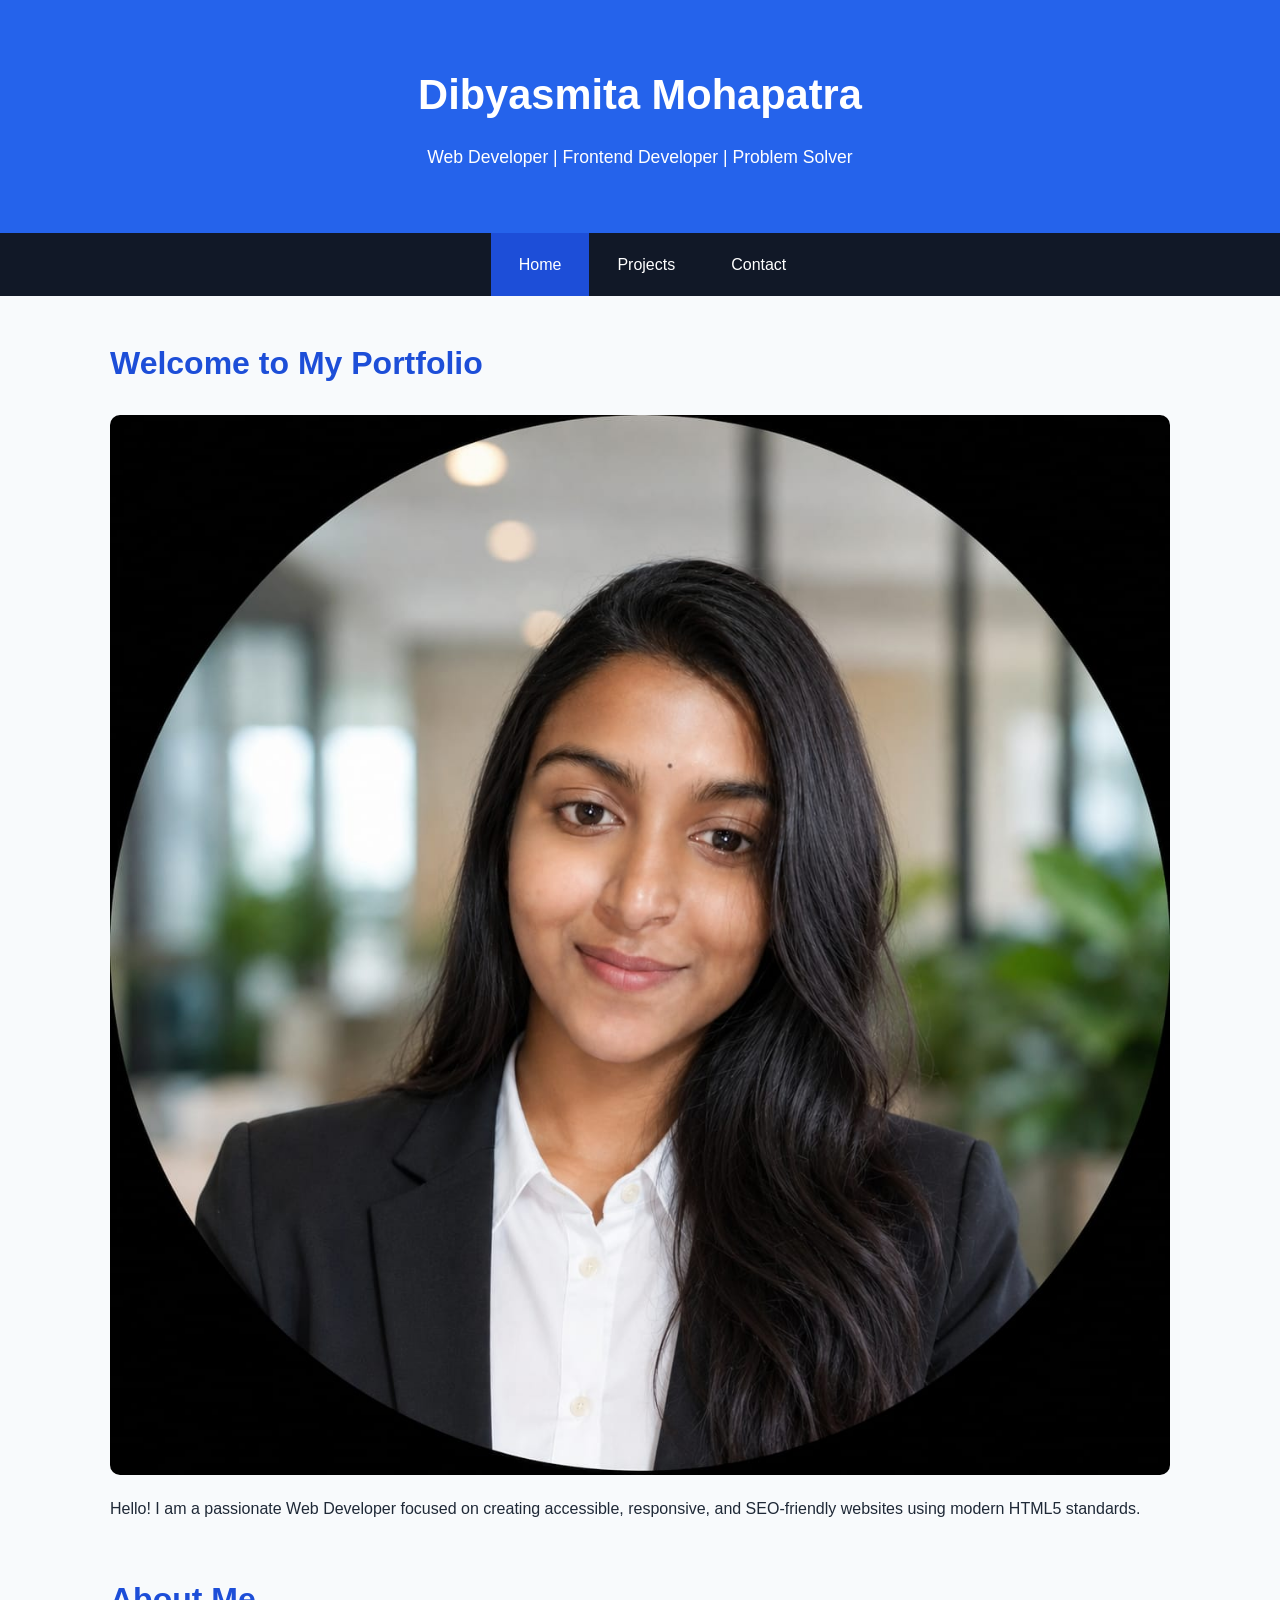
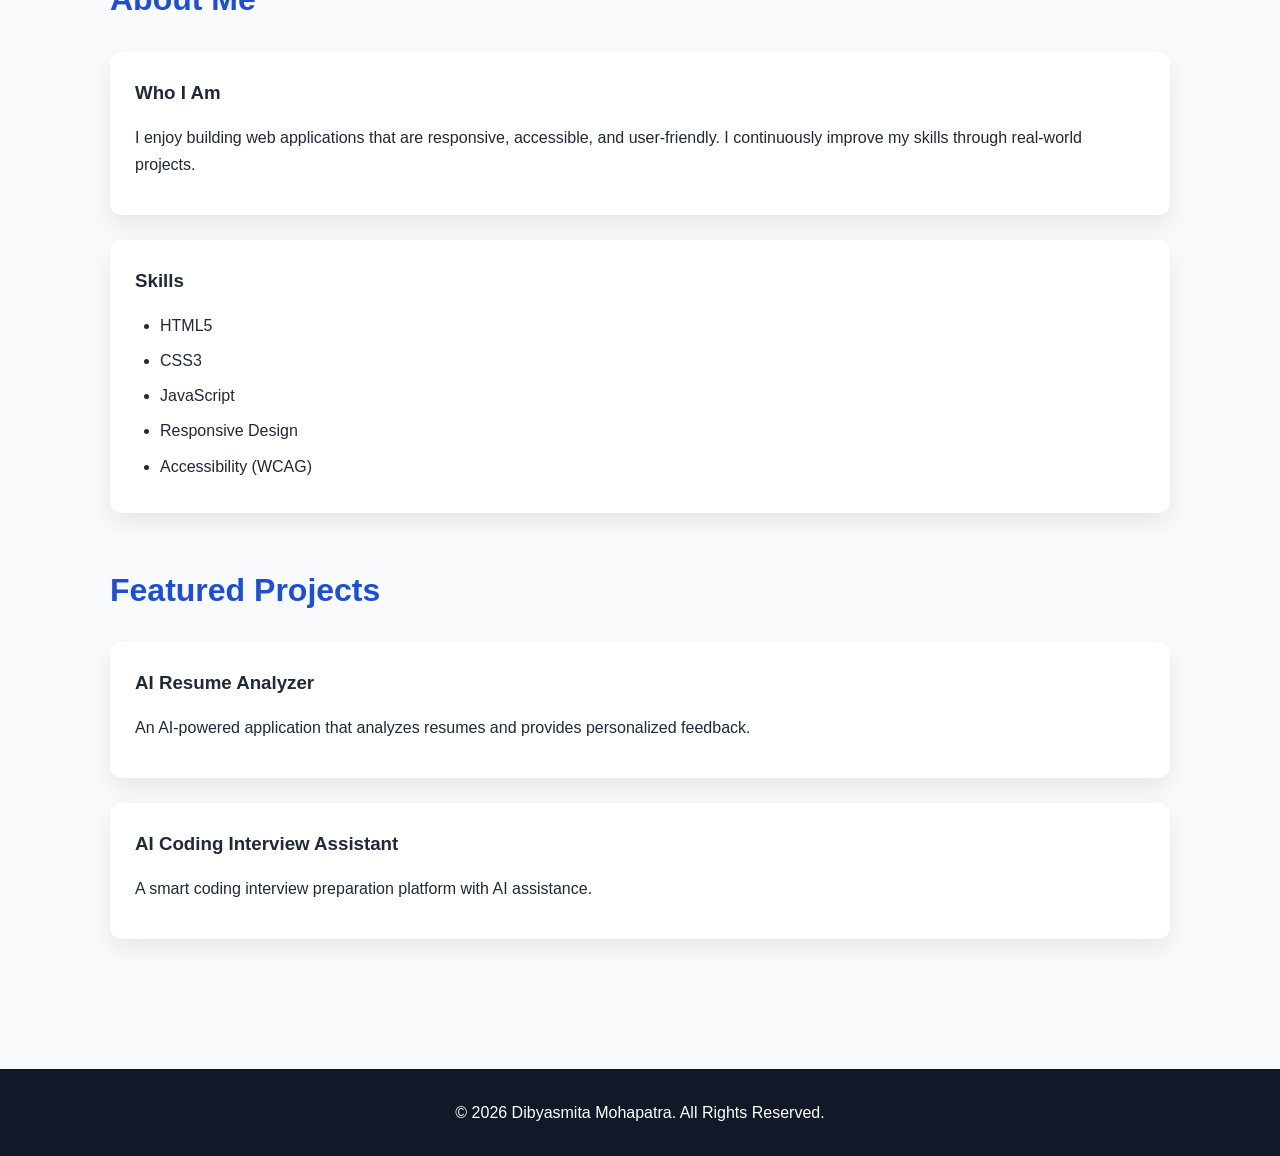
<file: index.html>
<!DOCTYPE html>
<html lang="en">

<head>

    <!-- Character Encoding -->
    <meta charset="UTF-8">

    <!-- Mobile Responsive -->
    <meta name="viewport"
          content="width=device-width, initial-scale=1.0">

    <!-- SEO -->
    <title>Dibyasmita Mohapatra | Web Developer Portfolio</title>

    <meta
            name="description"
            content="Portfolio of Dibyasmita Mohapatra, a passionate Web Developer creating accessible, responsive, and user-friendly websites using HTML, CSS, JavaScript, and modern web technologies.">

    <meta
            name="keywords"
            content="Web Developer, HTML, CSS, JavaScript, Portfolio, Accessibility, Responsive Design">

    <meta
            name="author"
            content="Dibyasmita Mohapatra">

    <!-- Search Engine -->
    <meta
            name="robots"
            content="index, follow">

    <!-- Theme Color -->
    <meta
            name="theme-color"
            content="#0d6efd">

    <!-- Canonical URL -->
    <link
            rel="canonical"
            href="https://yourdomain.com/index.html">

    <!-- Open Graph -->
    <meta
            property="og:title"
            content="Dibyasmita Mohapatra Portfolio">

    <meta
            property="og:description"
            content="Accessible and semantic web development portfolio.">

    <meta
            property="og:type"
            content="website">

    <meta
            property="og:url"
            content="https://yourdomain.com">

    <meta
            property="og:image"
            content="images/profile.jpg">

    <!-- Favicon -->
    <link
            rel="icon"
            href="images/favicon.png">

    <!-- CSS -->
    <link
            rel="stylesheet"
            href="css/style.css">

</head>

<body>

<!-- Skip Navigation -->
<a href="#main-content" class="skip-link">
    Skip to Main Content
</a>

<!-- Header -->
<header>

    <h1>
        Dibyasmita Mohapatra
    </h1>

    <p>
        Web Developer | Frontend Developer | Problem Solver
    </p>

</header>

<!-- Navigation -->
<nav aria-label="Primary Navigation">

    <ul>

        <li>
            <a href="index.html"
               aria-current="page">
                Home
            </a>
        </li>

        <li>
            <a href="projects.html">
                Projects
            </a>
        </li>

        <li>
            <a href="contact.html">
                Contact
            </a>
        </li>

    </ul>

</nav>

<!-- Main Content -->
<main id="main-content">

    <!-- Hero -->
    <section aria-labelledby="hero-heading">

        <h2 id="hero-heading">
            Welcome to My Portfolio
        </h2>

        <img
                src="images/profile.jpg"
                alt="Portrait of Dibyasmita Mohapatra">

        <p>

            Hello!

            I am a passionate Web Developer focused on creating
            accessible, responsive, and SEO-friendly websites using
            modern HTML5 standards.

        </p>

    </section>

    <!-- About -->
    <section aria-labelledby="about-heading">

        <h2 id="about-heading">
            About Me
        </h2>

        <article>

            <h3>Who I Am</h3>

            <p>

                I enjoy building web applications that are
                responsive, accessible, and user-friendly.

                I continuously improve my skills through
                real-world projects.

            </p>

        </article>

        <article>

            <h3>Skills</h3>

            <ul>

                <li>HTML5</li>
                <li>CSS3</li>
                <li>JavaScript</li>
                <li>Responsive Design</li>
                <li>Accessibility (WCAG)</li>

            </ul>

        </article>

    </section>

    <!-- Featured Projects -->
    <section aria-labelledby="projects-heading">

        <h2 id="projects-heading">
            Featured Projects
        </h2>

        <article>

            <h3>
                AI Resume Analyzer
            </h3>

            <p>

                An AI-powered application that analyzes resumes
                and provides personalized feedback.

            </p>

        </article>

        <article>

            <h3>
                AI Coding Interview Assistant
            </h3>

            <p>

                A smart coding interview preparation platform
                with AI assistance.

            </p>

        </article>

    </section>

</main>

<!-- Footer -->
<footer>

    <p>

        © 2026 Dibyasmita Mohapatra.
        All Rights Reserved.

    </p>

</footer>

</body>

</html>
</file>
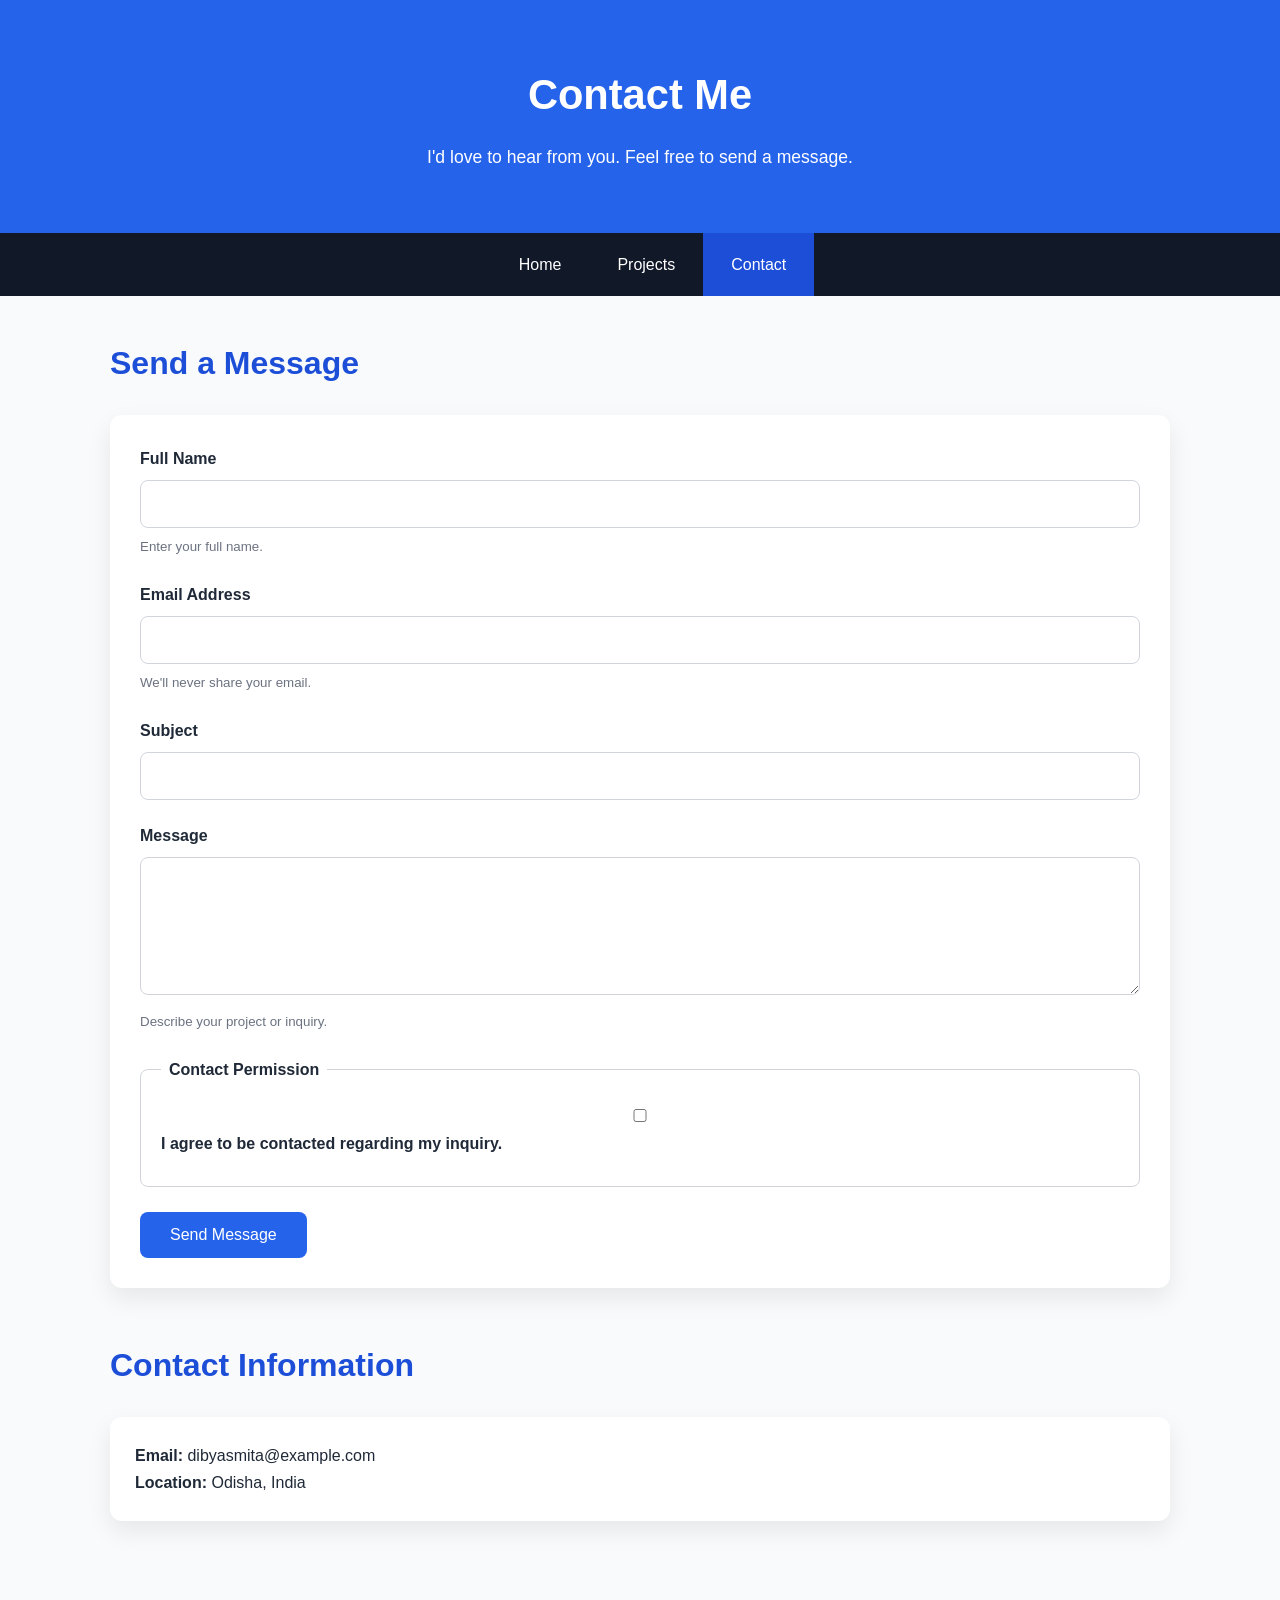
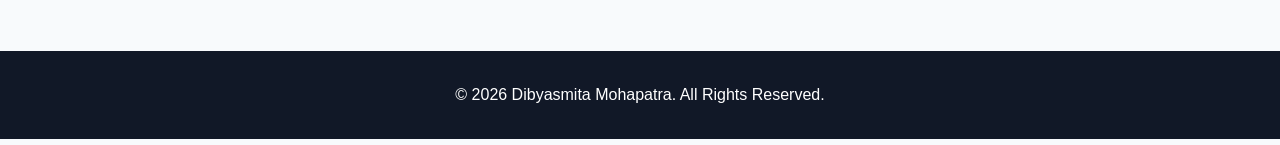
<file: contact.html>
<!DOCTYPE html>
<html lang="en">

<head>

    <!-- Character Encoding -->
    <meta charset="UTF-8">

    <!-- Responsive -->
    <meta
            name="viewport"
            content="width=device-width, initial-scale=1.0">

    <!-- SEO -->
    <title>Contact | Dibyasmita Mohapatra</title>

    <meta
            name="description"
            content="Contact Dibyasmita Mohapatra for web development opportunities, collaborations, and freelance projects.">

    <meta
            name="keywords"
            content="Contact, Portfolio, Web Developer, HTML, CSS, JavaScript">

    <meta
            name="author"
            content="Dibyasmita Mohapatra">

    <meta
            name="robots"
            content="index, follow">

    <meta
            name="theme-color"
            content="#0d6efd">

    <!-- Canonical -->
    <link
            rel="canonical"
            href="https://yourdomain.com/contact.html">

    <!-- Open Graph -->
    <meta
            property="og:title"
            content="Contact | Dibyasmita Mohapatra">

    <meta
            property="og:description"
            content="Get in touch for web development projects and collaborations.">

    <meta
            property="og:type"
            content="website">

    <!-- CSS -->
    <link
            rel="stylesheet"
            href="css/style.css">

</head>

<body>

<!-- Skip Link -->
<a
        href="#main-content"
        class="skip-link">
    Skip to Main Content
</a>

<!-- Header -->
<header>

    <h1>
        Contact Me
    </h1>

    <p>
        I'd love to hear from you. Feel free to send a message.
    </p>

</header>

<!-- Navigation -->
<nav aria-label="Primary Navigation">

    <ul>

        <li>
            <a href="index.html">
                Home
            </a>
        </li>

        <li>
            <a href="projects.html">
                Projects
            </a>
        </li>

        <li>
            <a
                    href="contact.html"
                    aria-current="page">
                Contact
            </a>
        </li>

    </ul>

</nav>

<!-- Main -->
<main id="main-content">

    <section aria-labelledby="contact-heading">

        <h2 id="contact-heading">
            Send a Message
        </h2>

        <form
                action="#"
                method="post"
                novalidate>

            <!-- Name -->
            <div>

                <label for="name">
                    Full Name
                </label>

                <input
                        type="text"
                        id="name"
                        name="name"
                        autocomplete="name"
                        required
                        aria-describedby="name-help">

                <small id="name-help">
                    Enter your full name.
                </small>

            </div>

            <!-- Email -->
            <div>

                <label for="email">
                    Email Address
                </label>

                <input
                        type="email"
                        id="email"
                        name="email"
                        autocomplete="email"
                        required
                        aria-describedby="email-help">

                <small id="email-help">
                    We'll never share your email.
                </small>

            </div>

            <!-- Subject -->
            <div>

                <label for="subject">
                    Subject
                </label>

                <input
                        type="text"
                        id="subject"
                        name="subject"
                        required>

            </div>

            <!-- Message -->
            <div>

                <label for="message">
                    Message
                </label>

                <textarea
                        id="message"
                        name="message"
                        rows="6"
                        required
                        aria-describedby="message-help"></textarea>

                <small id="message-help">
                    Describe your project or inquiry.
                </small>

            </div>

            <!-- Consent -->
            <fieldset>

                <legend>
                    Contact Permission
                </legend>

                <label>

                    <input
                            type="checkbox"
                            required>

                    I agree to be contacted regarding my inquiry.

                </label>

            </fieldset>

            <!-- Submit -->
            <button type="submit">
                Send Message
            </button>

        </form>

    </section>

    <!-- Contact Details -->
    <section aria-labelledby="info-heading">

        <h2 id="info-heading">
            Contact Information
        </h2>

        <address>

            <p>
                <strong>Email:</strong>
                dibyasmita@example.com
            </p>

            <p>
                <strong>Location:</strong>
                Odisha, India
            </p>

        </address>

    </section>

</main>

<!-- Footer -->
<footer>

    <p>
        © 2026 Dibyasmita Mohapatra. All Rights Reserved.
    </p>

</footer>

</body>

</html>
</file>
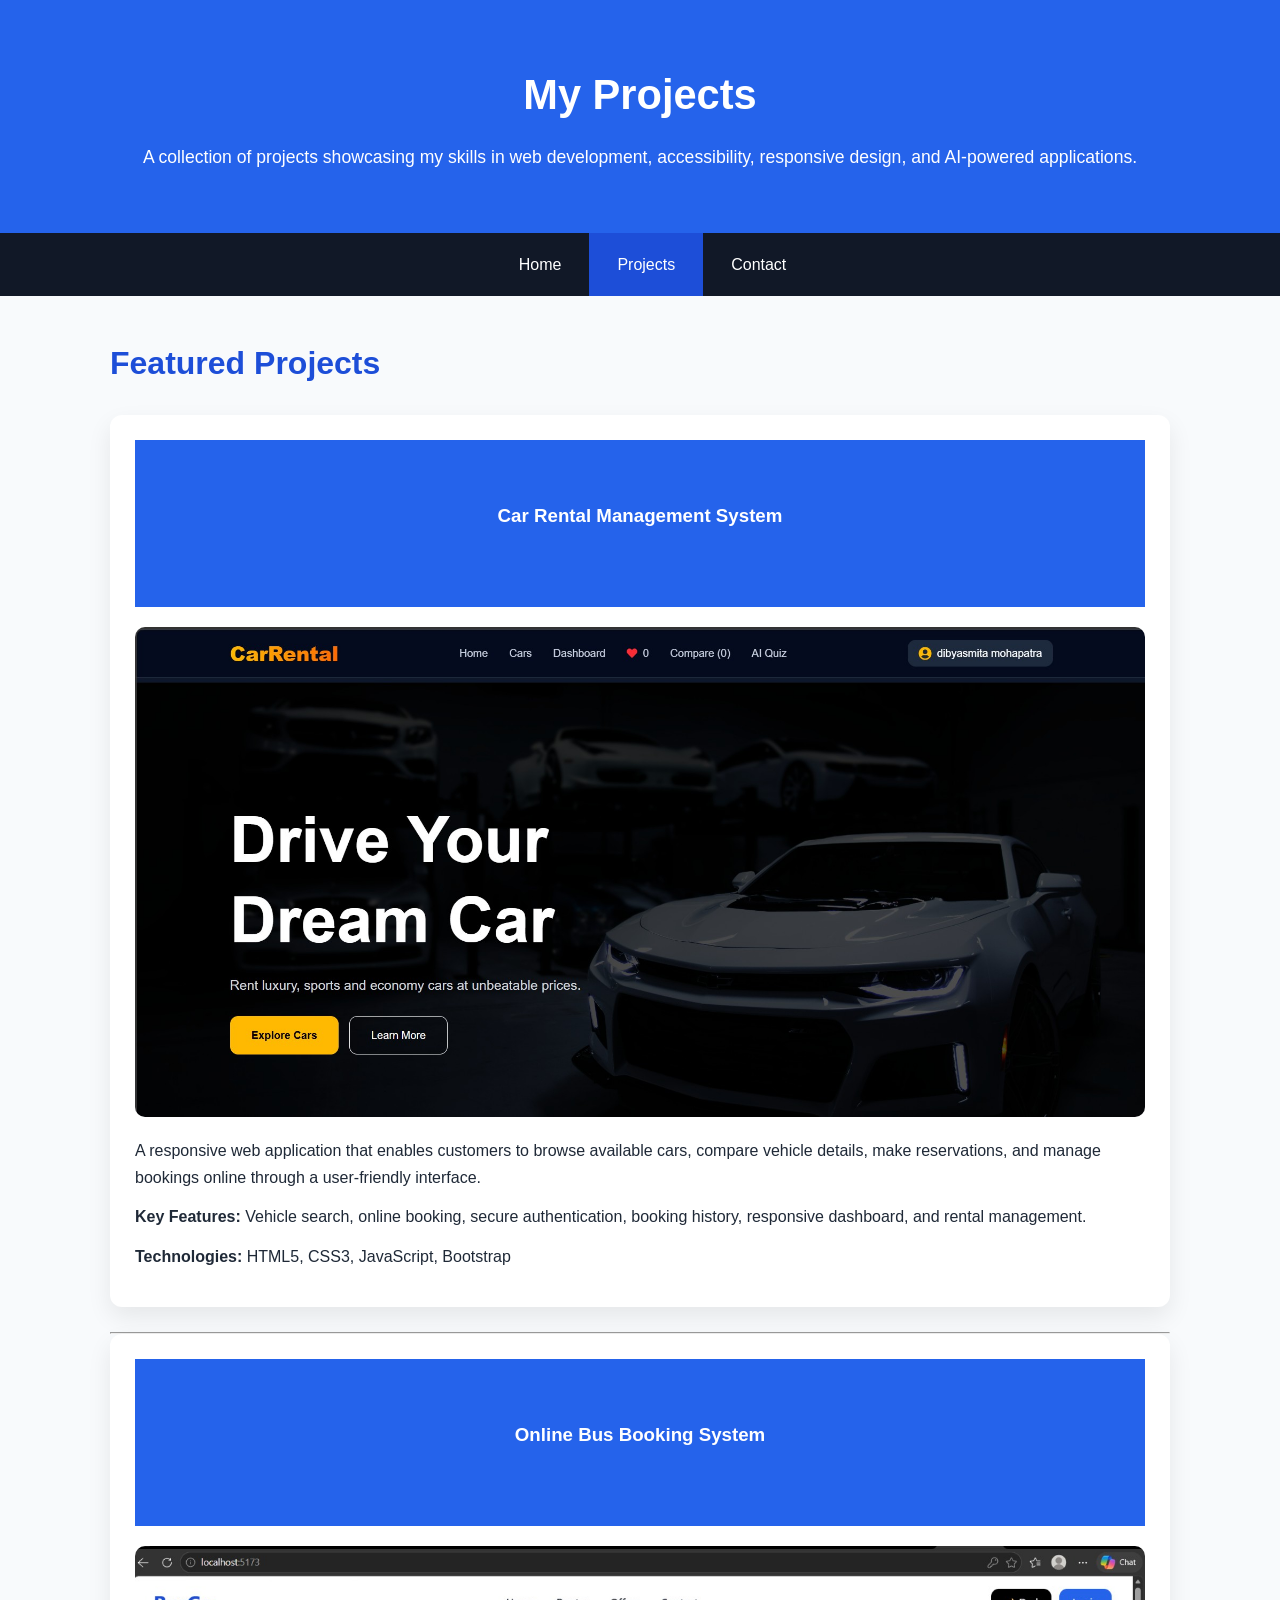
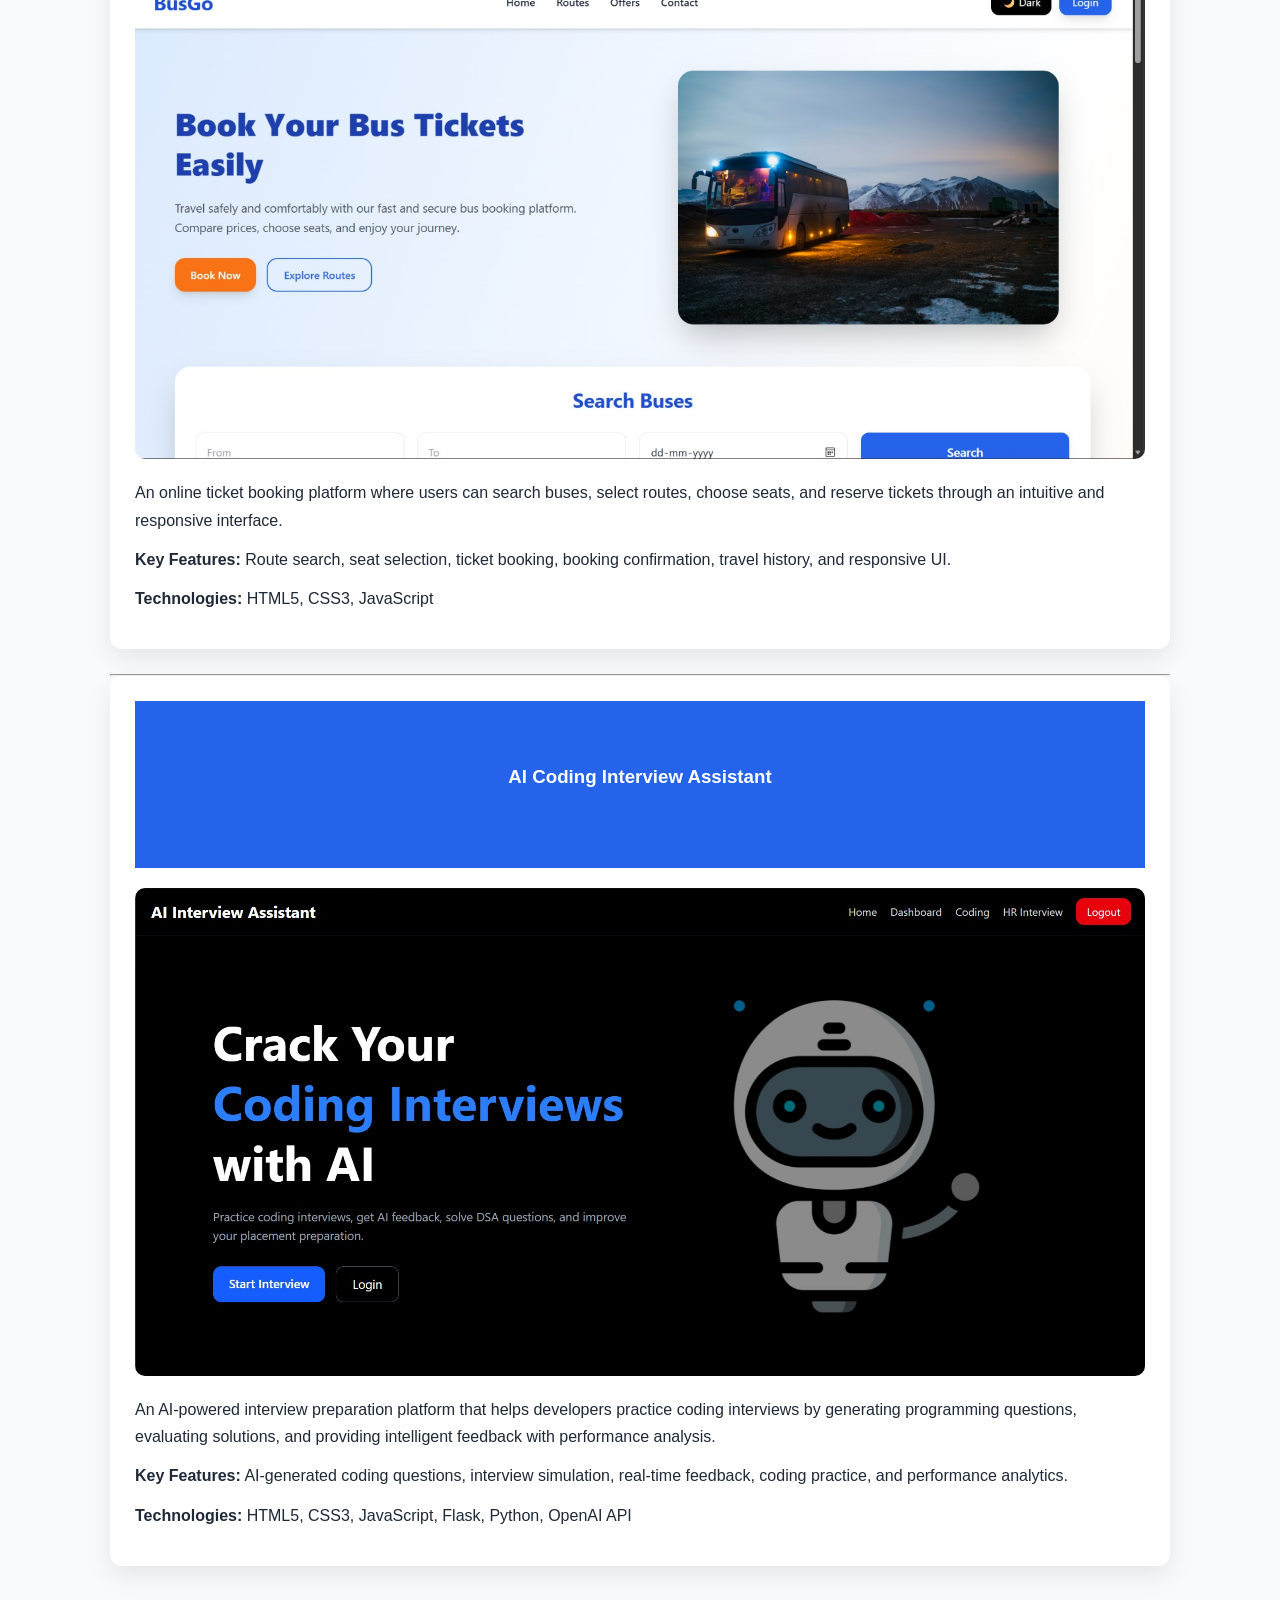
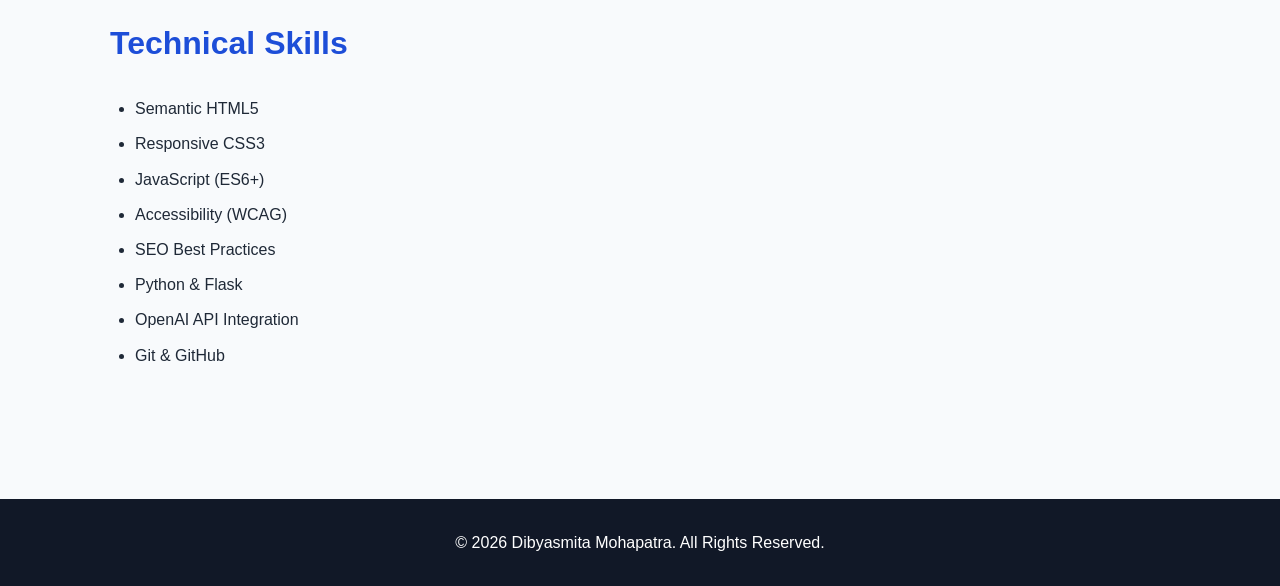
<file: projects.html>
<!DOCTYPE html>
<html lang="en">

<head>

    <!-- Character Encoding -->
    <meta charset="UTF-8">

    <!-- Responsive -->
    <meta name="viewport" content="width=device-width, initial-scale=1.0">

    <!-- SEO -->
    <title>Projects | Dibyasmita Mohapatra</title>

    <meta
            name="description"
            content="Explore the portfolio projects of Dibyasmita Mohapatra including Car Rental Management System, Online Bus Booking System, and AI Coding Interview Assistant.">

    <meta
            name="keywords"
            content="Portfolio, Web Developer, HTML, CSS, JavaScript, Flask, AI, Car Rental, Bus Booking">

    <meta
            name="author"
            content="Dibyasmita Mohapatra">

    <meta
            name="robots"
            content="index, follow">

    <link
            rel="canonical"
            href="https://yourdomain.com/projects.html">

    <!-- Open Graph -->
    <meta
            property="og:title"
            content="Projects | Dibyasmita Mohapatra">

    <meta
            property="og:description"
            content="Browse my web development and AI-powered projects.">

    <meta
            property="og:type"
            content="website">

    <meta
            property="og:image"
            content="images/project3.jpg">

    <!-- CSS -->
    <link
            rel="stylesheet"
            href="css/style.css">

</head>

<body>

<!-- Skip Link -->
<a href="#main-content" class="skip-link">
    Skip to Main Content
</a>

<!-- Header -->
<header>

    <h1>
        My Projects
    </h1>

    <p>
        A collection of projects showcasing my skills in web development,
        accessibility, responsive design, and AI-powered applications.
    </p>

</header>

<!-- Navigation -->
<nav aria-label="Primary Navigation">

    <ul>

        <li>
            <a href="index.html">
                Home
            </a>
        </li>

        <li>
            <a href="projects.html" aria-current="page">
                Projects
            </a>
        </li>

        <li>
            <a href="contact.html">
                Contact
            </a>
        </li>

    </ul>

</nav>

<!-- Main -->
<main id="main-content">

    <!-- Featured Projects -->
    <section aria-labelledby="featured-projects">

        <h2 id="featured-projects">
            Featured Projects
        </h2>

        <!-- ========================= -->
        <!-- Project 1 -->
        <!-- ========================= -->

        <article>

            <header>
                <h3>Car Rental Management System</h3>
            </header>

            <img
                    src="images/project1.jpg"
                    alt="Dashboard of the Car Rental Management System showing available vehicles and booking information">

            <p>

                A responsive web application that enables customers to
                browse available cars, compare vehicle details, make
                reservations, and manage bookings online through a
                user-friendly interface.

            </p>

            <p>

                <strong>Key Features:</strong>

                Vehicle search, online booking, secure authentication,
                booking history, responsive dashboard, and rental
                management.

            </p>

            <p>

                <strong>Technologies:</strong>

                HTML5, CSS3, JavaScript, Bootstrap

            </p>

        </article>

        <hr>

        <!-- ========================= -->
        <!-- Project 2 -->
        <!-- ========================= -->

        <article>

            <header>
                <h3>Online Bus Booking System</h3>
            </header>

            <img
                    src="images/project2.jpg"
                    alt="Bus booking website displaying routes, available seats, and ticket reservation">

            <p>

                An online ticket booking platform where users can search
                buses, select routes, choose seats, and reserve tickets
                through an intuitive and responsive interface.

            </p>

            <p>

                <strong>Key Features:</strong>

                Route search, seat selection, ticket booking,
                booking confirmation, travel history, and responsive UI.

            </p>

            <p>

                <strong>Technologies:</strong>

                HTML5, CSS3, JavaScript

            </p>

        </article>

        <hr>

        <!-- ========================= -->
        <!-- Project 3 -->
        <!-- ========================= -->

        <article>

            <header>
                <h3>AI Coding Interview Assistant</h3>
            </header>

            <img
                    src="images/project3.jpg"
                    alt="AI Coding Interview Assistant dashboard showing coding challenges and AI feedback">

            <p>

                An AI-powered interview preparation platform that helps
                developers practice coding interviews by generating
                programming questions, evaluating solutions, and providing
                intelligent feedback with performance analysis.

            </p>

            <p>

                <strong>Key Features:</strong>

                AI-generated coding questions, interview simulation,
                real-time feedback, coding practice, and performance
                analytics.

            </p>

            <p>

                <strong>Technologies:</strong>

                HTML5, CSS3, JavaScript, Flask, Python, OpenAI API

            </p>

        </article>

    </section>

    <!-- Skills -->

    <section aria-labelledby="skills-heading">

        <h2 id="skills-heading">
            Technical Skills
        </h2>

        <ul>

            <li>Semantic HTML5</li>

            <li>Responsive CSS3</li>

            <li>JavaScript (ES6+)</li>

            <li>Accessibility (WCAG)</li>

            <li>SEO Best Practices</li>

            <li>Python & Flask</li>

            <li>OpenAI API Integration</li>

            <li>Git & GitHub</li>

        </ul>

    </section>

</main>

<!-- Footer -->

<footer>

    <p>
        © 2026 Dibyasmita Mohapatra. All Rights Reserved.
    </p>

</footer>

</body>

</html>
</file>
<file: css/style.css>
/* ==========================================
   CSS RESET
========================================== */

*,
*::before,
*::after{
    margin:0;
    padding:0;
    box-sizing:border-box;
}

/* ==========================================
   ROOT VARIABLES
========================================== */

:root{

    --primary:#2563eb;
    --primary-dark:#1d4ed8;

    --background:#f8fafc;
    --surface:#ffffff;

    --text:#1f2937;
    --text-light:#6b7280;

    --border:#d1d5db;

    --radius:12px;

    --shadow:0 10px 25px rgba(0,0,0,.08);

    --max-width:1100px;

}

/* ==========================================
   BODY
========================================== */

html{

    scroll-behavior:smooth;

}

body{

    font-family:Arial, Helvetica, sans-serif;

    background:var(--background);

    color:var(--text);

    line-height:1.7;

}

/* ==========================================
   SKIP LINK
========================================== */

.skip-link{

    position:absolute;

    top:-60px;

    left:20px;

    background:#000;

    color:#fff;

    padding:12px 20px;

    text-decoration:none;

    z-index:999;

    border-radius:6px;

}

.skip-link:focus{

    top:20px;

}

/* ==========================================
   HEADER
========================================== */

header{

    background:var(--primary);

    color:white;

    text-align:center;

    padding:60px 20px;

}

header h1{

    font-size:2.6rem;

    margin-bottom:12px;

}

header p{

    font-size:1.1rem;

}

/* ==========================================
   NAVIGATION
========================================== */

nav{

    background:#111827;

}

nav ul{

    display:flex;

    justify-content:center;

    list-style:none;

    flex-wrap:wrap;

}

nav li{

    margin:0;

}

nav a{

    display:block;

    padding:18px 28px;

    color:white;

    text-decoration:none;

    transition:.3s;

}

nav a:hover,

nav a:focus{

    background:var(--primary);

    outline:none;

}

nav a[aria-current="page"]{

    background:var(--primary-dark);

}

/* ==========================================
   MAIN
========================================== */

main{

    max-width:var(--max-width);

    margin:auto;

    padding:40px 20px;

}

/* ==========================================
   SECTIONS
========================================== */

section{

    margin-bottom:50px;

}

section h2{

    margin-bottom:25px;

    font-size:2rem;

    color:var(--primary-dark);

}

/* ==========================================
   ARTICLES / CARDS
========================================== */

article{

    background:var(--surface);

    padding:25px;

    border-radius:var(--radius);

    box-shadow:var(--shadow);

    margin-bottom:25px;

}

article h3{

    margin-bottom:15px;

}

article p{

    margin-bottom:12px;

}

/* ==========================================
   IMAGES
========================================== */

img{

    display:block;

    max-width:100%;

    border-radius:10px;

    margin:20px auto;

}

/* ==========================================
   LISTS
========================================== */

ul{

    padding-left:25px;

}

li{

    margin-bottom:8px;

}

/* ==========================================
   FORM
========================================== */

form{

    background:white;

    padding:30px;

    border-radius:var(--radius);

    box-shadow:var(--shadow);

}

form div{

    margin-bottom:22px;

}

label{

    display:block;

    margin-bottom:8px;

    font-weight:bold;

}

input,

textarea{

    width:100%;

    padding:14px;

    border:1px solid var(--border);

    border-radius:8px;

    font-size:1rem;

    background:white;

}

textarea{

    resize:vertical;

}

small{

    display:block;

    margin-top:8px;

    color:var(--text-light);

}

/* ==========================================
   FIELDSET
========================================== */

fieldset{

    border:1px solid var(--border);

    padding:20px;

    border-radius:8px;

    margin-bottom:25px;

}

legend{

    padding:0 8px;

    font-weight:bold;

}

/* ==========================================
   BUTTON
========================================== */

button{

    background:var(--primary);

    color:white;

    border:none;

    padding:14px 30px;

    cursor:pointer;

    border-radius:8px;

    font-size:1rem;

    transition:.3s;

}

button:hover{

    background:var(--primary-dark);

}

/* ==========================================
   ACCESSIBILITY
========================================== */

a:focus,

button:focus,

input:focus,

textarea:focus{

    outline:3px solid #f59e0b;

    outline-offset:3px;

}

/* ==========================================
   ADDRESS
========================================== */

address{

    background:white;

    padding:25px;

    border-radius:var(--radius);

    box-shadow:var(--shadow);

    font-style:normal;

}

/* ==========================================
   FOOTER
========================================== */

footer{

    background:#111827;

    color:white;

    text-align:center;

    padding:30px 20px;

    margin-top:40px;

}

/* ==========================================
   RESPONSIVE
========================================== */

@media (max-width:768px){

    header{

        padding:40px 20px;

    }

    header h1{

        font-size:2rem;

    }

    nav ul{

        flex-direction:column;

    }

    nav a{

        text-align:center;

        border-bottom:1px solid rgba(255,255,255,.15);

    }

    main{

        padding:25px 15px;

    }

    article{

        padding:20px;

    }

    form{

        padding:20px;

    }

}

/* ==========================================
   PRINT
========================================== */

@media print{

    nav,

    footer,

    .skip-link{

        display:none;

    }

    body{

        background:white;

    }

}
</file>
